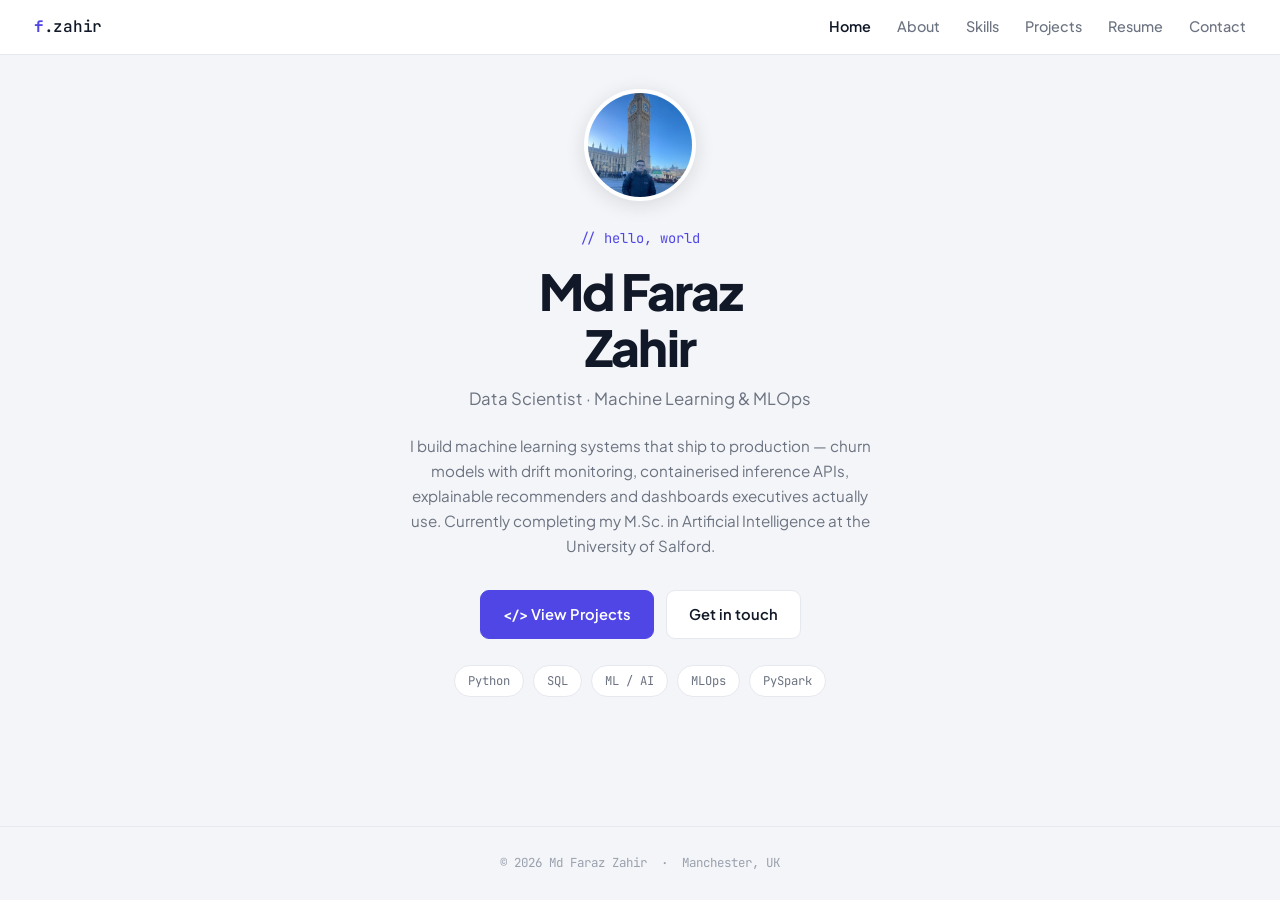
<file: index.html>
<!DOCTYPE html>
<html lang="en">
<head>
<meta charset="UTF-8">
<meta name="viewport" content="width=device-width,initial-scale=1">
<title>Md Faraz Zahir — Data Scientist</title>
<meta name="description" content="Data Scientist specialising in Machine Learning and MLOps. Manchester, UK.">
<link rel="stylesheet" href="style.css">
</head>
<body>

<nav>
  <a href="index.html" class="logo"><b>f</b>.zahir</a>
  <div class="navlinks">
    <a href="index.html" class="active">Home</a>
    <a href="about.html">About</a>
    <a href="skills.html">Skills</a>
    <a href="projects.html">Projects</a>
    <a href="resume.html">Resume</a>
    <a href="contact.html">Contact</a>
  </div>
</nav>

<main class="hero">
  <img src="faraz_zahir_v5.jpeg" alt="Md Faraz Zahir" class="avatar">
  

  <p class="hello">// hello, world</p>
  <h1>Md Faraz<br>Zahir</h1>
  <p class="role">Data Scientist · Machine Learning &amp; MLOps</p>

  <p class="bio">
    I build machine learning systems that ship to production — churn models with
    drift monitoring, containerised inference APIs, explainable recommenders and
    dashboards executives actually use. Currently completing my M.Sc. in Artificial
    Intelligence at the University of Salford.
  </p>

  <div class="cta">
    <a href="projects.html" class="btn primary">&lt;/&gt; View Projects</a>
    <a href="contact.html" class="btn">Get in touch</a>
  </div>

  <div class="pills">
    <span class="pill">Python</span>
    <span class="pill">SQL</span>
    <span class="pill">ML / AI</span>
    <span class="pill">MLOps</span>
    <span class="pill">PySpark</span>
  </div>
</main>

<footer>© 2026 Md Faraz Zahir &nbsp;·&nbsp; Manchester, UK</footer>
</body>
</html>
</file>
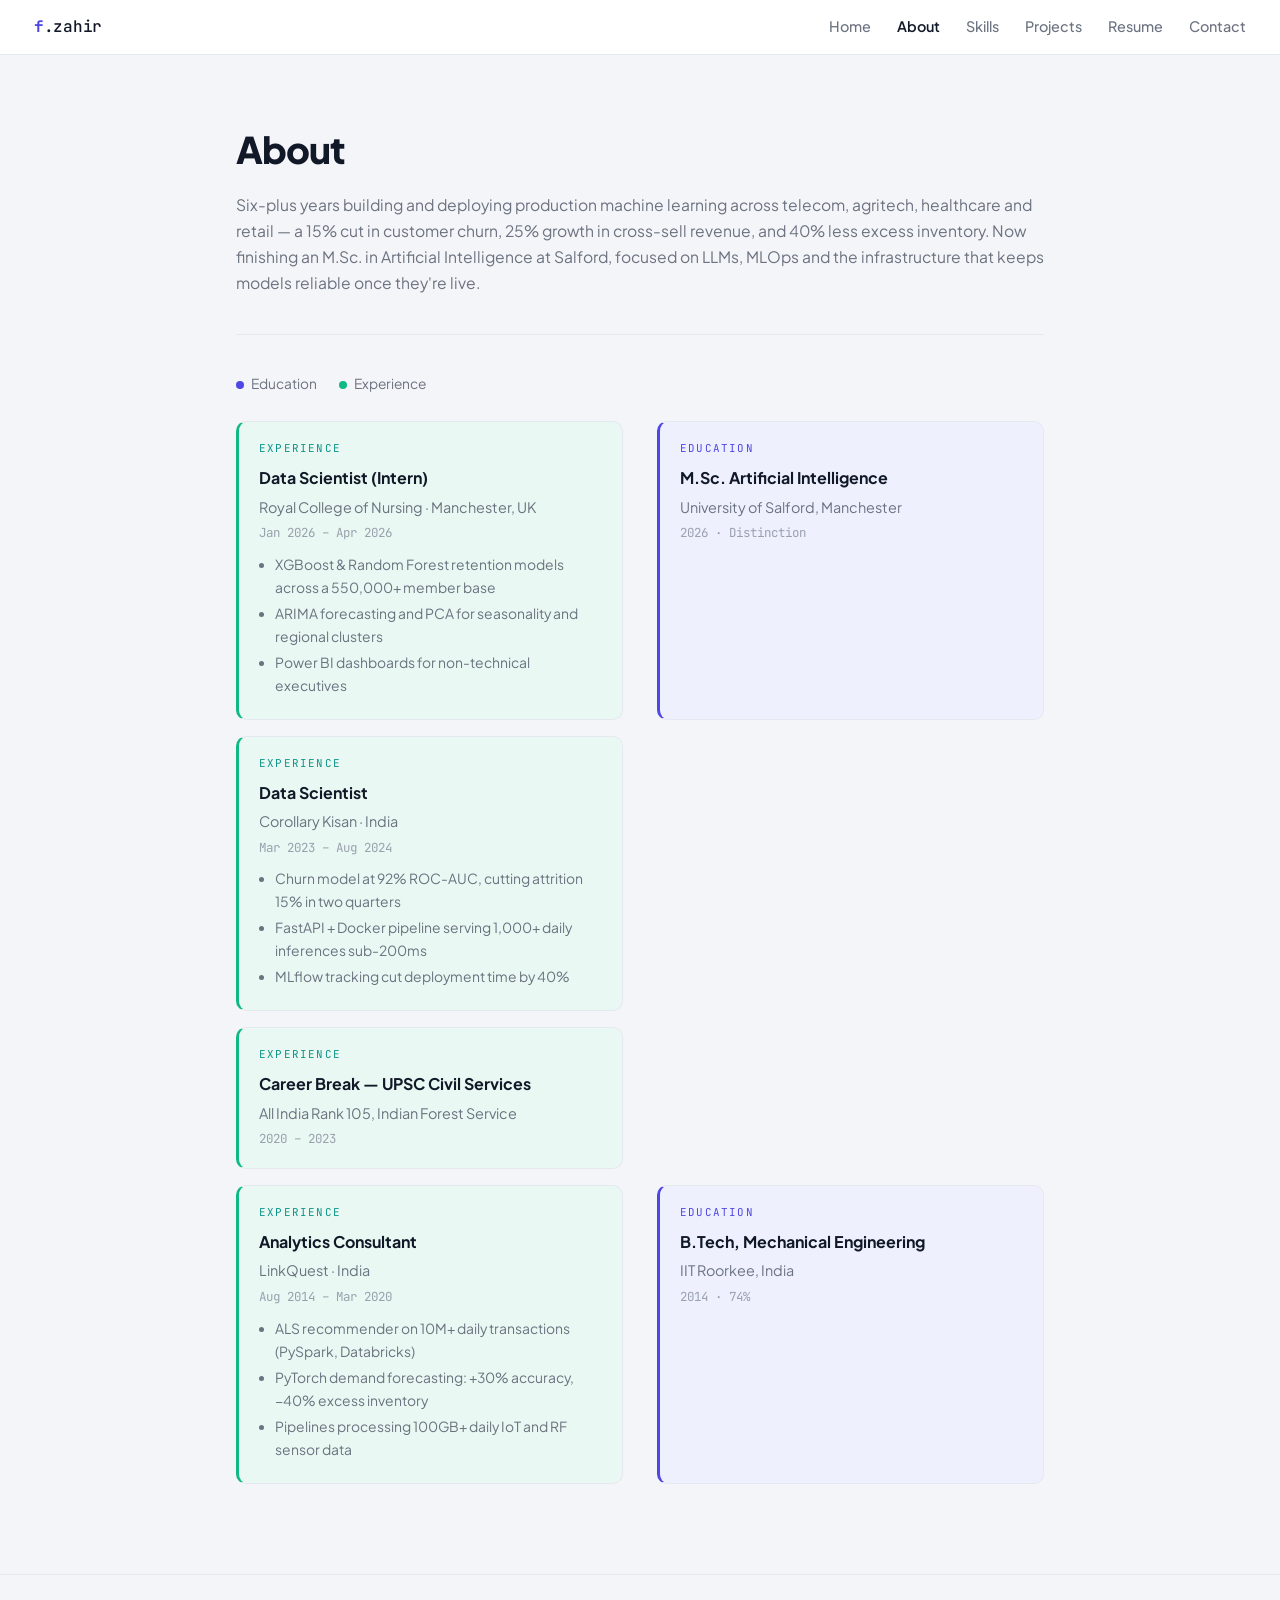
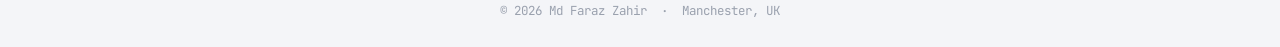
<file: about.html>
<!DOCTYPE html>
<html lang="en">
<head>
<meta charset="UTF-8">
<meta name="viewport" content="width=device-width,initial-scale=1">
<title>About — Md Faraz Zahir</title>
<link rel="stylesheet" href="style.css">
</head>
<body>

<nav>
  <a href="index.html" class="logo"><b>f</b>.zahir</a>
  <div class="navlinks">
    <a href="index.html">Home</a>
    <a href="about.html" class="active">About</a>
    <a href="skills.html">Skills</a>
    <a href="projects.html">Projects</a>
    <a href="resume.html">Resume</a>
    <a href="contact.html">Contact</a>
  </div>
</nav>

<main>
  <h1 class="page-title">About</h1>
  <p class="lede">
    Six-plus years building and deploying production machine learning across telecom,
    agritech, healthcare and retail — a 15% cut in customer churn, 25% growth in
    cross-sell revenue, and 40% less excess inventory. Now finishing an M.Sc. in
    Artificial Intelligence at Salford, focused on LLMs, MLOps and the infrastructure
    that keeps models reliable once they're live.
  </p>

  <hr class="rule">

  <div class="legend">
    <span><i class="dot-edu"></i>Education</span>
    <span><i class="dot-exp"></i>Experience</span>
  </div>

  <div class="timeline">

    <div class="tl exp left">
      <span class="tag">Experience</span>
      <h3>Data Scientist (Intern)</h3>
      <p class="org">Royal College of Nursing · Manchester, UK</p>
      <p class="when">Jan 2026 – Apr 2026</p>
      <ul>
        <li>XGBoost &amp; Random Forest retention models across a 550,000+ member base</li>
        <li>ARIMA forecasting and PCA for seasonality and regional clusters</li>
        <li>Power BI dashboards for non-technical executives</li>
      </ul>
    </div>

    <div class="tl right">
      <span class="tag">Education</span>
      <h3>M.Sc. Artificial Intelligence</h3>
      <p class="org">University of Salford, Manchester</p>
      <p class="when">2026 · Distinction</p>
    </div>

    <div class="tl exp left">
      <span class="tag">Experience</span>
      <h3>Data Scientist</h3>
      <p class="org">Corollary Kisan · India</p>
      <p class="when">Mar 2023 – Aug 2024</p>
      <ul>
        <li>Churn model at 92% ROC-AUC, cutting attrition 15% in two quarters</li>
        <li>FastAPI + Docker pipeline serving 1,000+ daily inferences sub-200ms</li>
        <li>MLflow tracking cut deployment time by 40%</li>
      </ul>
    </div>

    <div class="tl exp left">
      <span class="tag">Experience</span>
      <h3>Career Break — UPSC Civil Services</h3>
      <p class="org">All India Rank 105, Indian Forest Service</p>
      <p class="when">2020 – 2023</p>
    </div>

    <div class="tl exp left">
      <span class="tag">Experience</span>
      <h3>Analytics Consultant</h3>
      <p class="org">LinkQuest · India</p>
      <p class="when">Aug 2014 – Mar 2020</p>
      <ul>
        <li>ALS recommender on 10M+ daily transactions (PySpark, Databricks)</li>
        <li>PyTorch demand forecasting: +30% accuracy, −40% excess inventory</li>
        <li>Pipelines processing 100GB+ daily IoT and RF sensor data</li>
      </ul>
    </div>

    <div class="tl right">
      <span class="tag">Education</span>
      <h3>B.Tech, Mechanical Engineering</h3>
      <p class="org">IIT Roorkee, India</p>
      <p class="when">2014 · 74%</p>
    </div>

  </div>
</main>

<footer>© 2026 Md Faraz Zahir &nbsp;·&nbsp; Manchester, UK</footer>
</body>
</html>
</file>
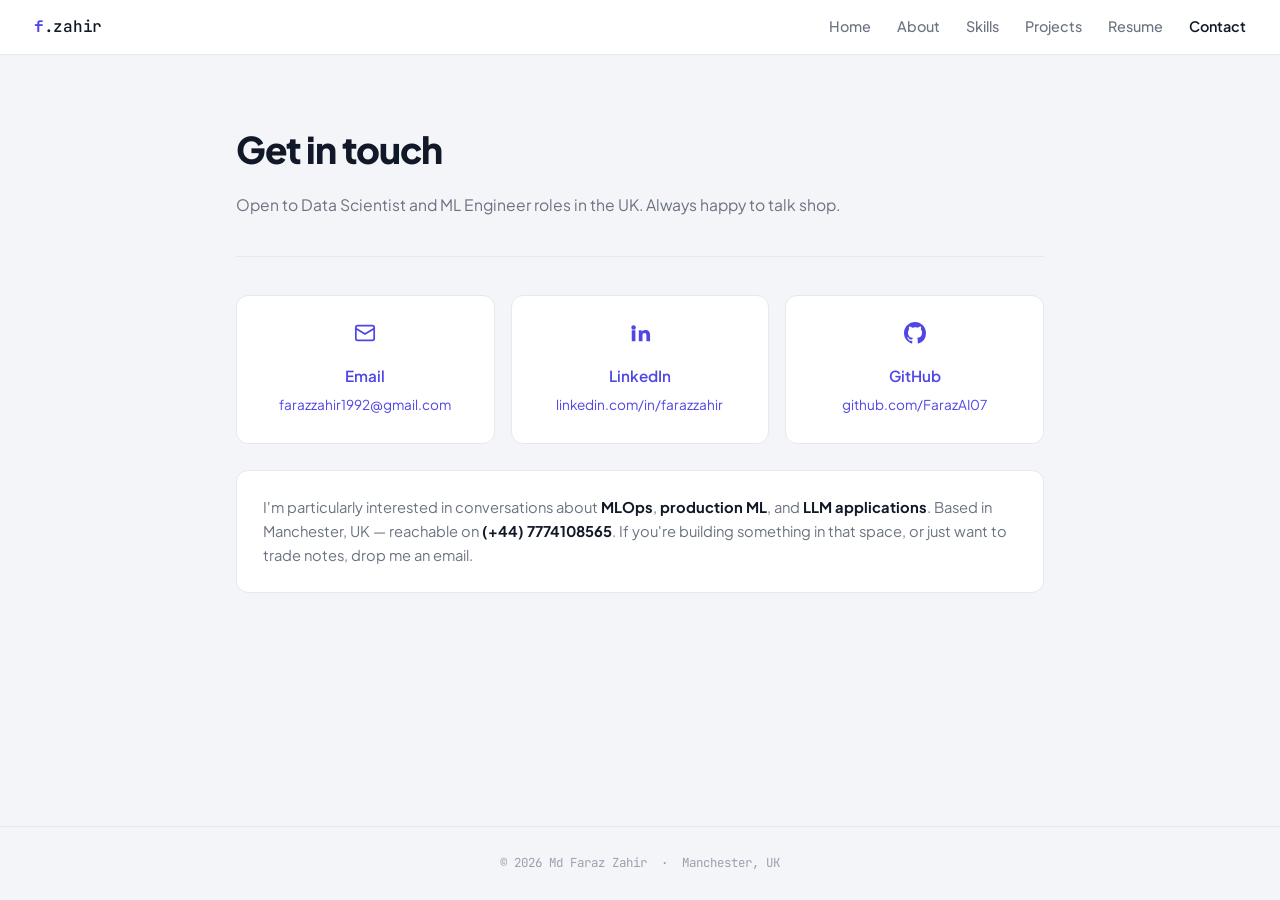
<file: contact.html>
<!DOCTYPE html>
<html lang="en">
<head>
<meta charset="UTF-8">
<meta name="viewport" content="width=device-width,initial-scale=1">
<title>Contact — Md Faraz Zahir</title>
<link rel="stylesheet" href="style.css">
</head>
<body>

<nav>
  <a href="index.html" class="logo"><b>f</b>.zahir</a>
  <div class="navlinks">
    <a href="index.html">Home</a>
    <a href="about.html">About</a>
    <a href="skills.html">Skills</a>
    <a href="projects.html">Projects</a>
    <a href="resume.html">Resume</a>
    <a href="contact.html" class="active">Contact</a>
  </div>
</nav>

<main>
  <h1 class="page-title">Get in touch</h1>
  <p class="lede">Open to Data Scientist and ML Engineer roles in the UK. Always happy to talk shop.</p>
  <hr class="rule">

  <div class="cgrid">

    <a class="ccard" href="mailto:farazzahir1992@gmail.com">
      <svg viewBox="0 0 24 24"><rect x="2" y="4" width="20" height="16" rx="2"/><path d="m2 7 10 6 10-6"/></svg>
      <h3>Email</h3>
      <p>farazzahir1992@gmail.com</p>
    </a>

    <a class="ccard" href="https://www.linkedin.com/in/farazzahir/" target="_blank" rel="noopener">
      <svg class="filled" viewBox="0 0 24 24"><path d="M4.98 3.5a2.5 2.5 0 1 1 0 5 2.5 2.5 0 0 1 0-5ZM3 9h4v12H3V9Zm7 0h3.8v1.7h.05c.53-.95 1.83-1.95 3.77-1.95C21.6 8.75 23 11 23 14.5V21h-4v-5.8c0-1.4-.03-3.2-2-3.2-2 0-2.3 1.5-2.3 3.1V21h-4V9Z"/></svg>
      <h3>LinkedIn</h3>
      <p>linkedin.com/in/farazzahir</p>
    </a>

    <a class="ccard" href="https://github.com/FarazAI07" target="_blank" rel="noopener">
      <svg class="filled" viewBox="0 0 16 16"><path d="M8 0C3.58 0 0 3.58 0 8c0 3.54 2.29 6.53 5.47 7.59.4.07.55-.17.55-.38 0-.19-.01-.82-.01-1.49-2.01.37-2.53-.49-2.69-.94-.09-.23-.48-.94-.82-1.13-.28-.15-.68-.52-.01-.53.63-.01 1.08.58 1.23.82.72 1.21 1.87.87 2.33.66.07-.52.28-.87.51-1.07-1.78-.2-3.64-.89-3.64-3.95 0-.87.31-1.59.82-2.15-.08-.2-.36-1.02.08-2.12 0 0 .67-.21 2.2.82a7.4 7.4 0 0 1 2-.27c.68 0 1.36.09 2 .27 1.53-1.04 2.2-.82 2.2-.82.44 1.1.16 1.92.08 2.12.51.56.82 1.27.82 2.15 0 3.07-1.87 3.75-3.65 3.95.29.25.54.73.54 1.48 0 1.07-.01 1.93-.01 2.2 0 .21.15.46.55.38A8.01 8.01 0 0 0 16 8c0-4.42-3.58-8-8-8Z"/></svg>
      <h3>GitHub</h3>
      <p>github.com/FarazAI07</p>
    </a>

  </div>

  <div class="note">
    I'm particularly interested in conversations about <b>MLOps</b>, <b>production ML</b>,
    and <b>LLM applications</b>. Based in Manchester, UK — reachable on
    <b>(+44) 7774108565</b>. If you're building something in that space, or just want
    to trade notes, drop me an email.
  </div>
</main>

<footer>© 2026 Md Faraz Zahir &nbsp;·&nbsp; Manchester, UK</footer>
</body>
</html>
</file>
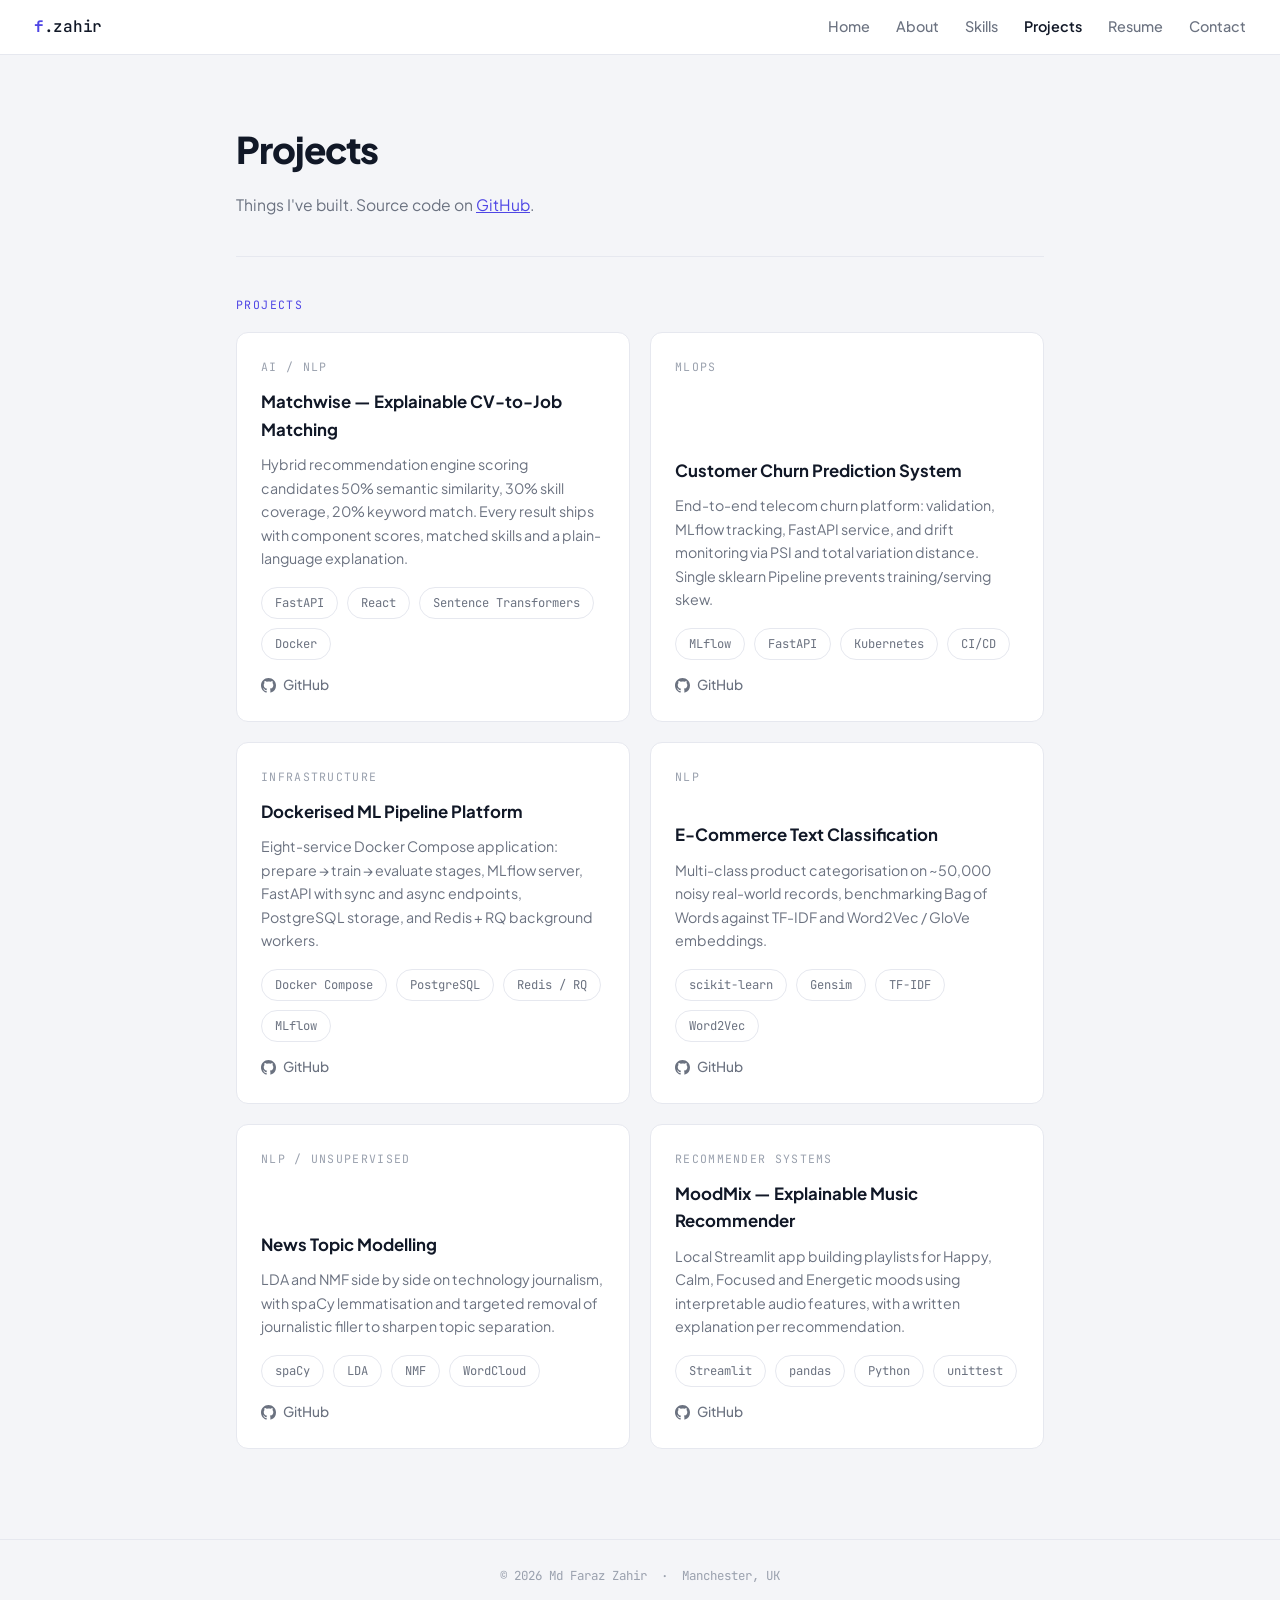
<file: projects.html>
<!DOCTYPE html>
<html lang="en">
<head>
<meta charset="UTF-8">
<meta name="viewport" content="width=device-width,initial-scale=1">
<title>Projects — Md Faraz Zahir</title>
<link rel="stylesheet" href="style.css">
</head>
<body>

<nav>
  <a href="index.html" class="logo"><b>f</b>.zahir</a>
  <div class="navlinks">
    <a href="index.html">Home</a>
    <a href="about.html">About</a>
    <a href="skills.html">Skills</a>
    <a href="projects.html" class="active">Projects</a>
    <a href="resume.html">Resume</a>
    <a href="contact.html">Contact</a>
  </div>
</nav>

<main>
  <h1 class="page-title">Projects</h1>
  <p class="lede">Things I've built. Source code on
    <a href="https://github.com/FarazAI07" style="color:var(--indigo)">GitHub</a>.</p>
  <hr class="rule">

  <p class="eyebrow">Projects</p>

  <div class="projgrid">

    <div class="pcard">
      <p class="cat">AI / NLP</p>
      <h3>Matchwise — Explainable CV-to-Job Matching</h3>
      <p>Hybrid recommendation engine scoring candidates 50% semantic similarity,
         30% skill coverage, 20% keyword match. Every result ships with component
         scores, matched skills and a plain-language explanation.</p>
      <div class="pills">
        <span class="pill">FastAPI</span><span class="pill">React</span>
        <span class="pill">Sentence Transformers</span><span class="pill">Docker</span>
      </div>
      <a class="ghlink" href="https://github.com/FarazAI07/Job_Recommendation">
        <svg viewBox="0 0 16 16"><path d="M8 0C3.58 0 0 3.58 0 8c0 3.54 2.29 6.53 5.47 7.59.4.07.55-.17.55-.38 0-.19-.01-.82-.01-1.49-2.01.37-2.53-.49-2.69-.94-.09-.23-.48-.94-.82-1.13-.28-.15-.68-.52-.01-.53.63-.01 1.08.58 1.23.82.72 1.21 1.87.87 2.33.66.07-.52.28-.87.51-1.07-1.78-.2-3.64-.89-3.64-3.95 0-.87.31-1.59.82-2.15-.08-.2-.36-1.02.08-2.12 0 0 .67-.21 2.2.82a7.4 7.4 0 0 1 2-.27c.68 0 1.36.09 2 .27 1.53-1.04 2.2-.82 2.2-.82.44 1.1.16 1.92.08 2.12.51.56.82 1.27.82 2.15 0 3.07-1.87 3.75-3.65 3.95.29.25.54.73.54 1.48 0 1.07-.01 1.93-.01 2.2 0 .21.15.46.55.38A8.01 8.01 0 0 0 16 8c0-4.42-3.58-8-8-8Z"/></svg>
        GitHub
      </a>
    </div>

    <div class="pcard">
      <p class="cat">MLOps</p>
      <h3>Customer Churn Prediction System</h3>
      <p>End-to-end telecom churn platform: validation, MLflow tracking, FastAPI
         service, and drift monitoring via PSI and total variation distance. Single
         sklearn Pipeline prevents training/serving skew.</p>
      <div class="pills">
        <span class="pill">MLflow</span><span class="pill">FastAPI</span>
        <span class="pill">Kubernetes</span><span class="pill">CI/CD</span>
      </div>
      <a class="ghlink" href="https://github.com/FarazAI07/Churn_Prediction_">
        <svg viewBox="0 0 16 16"><path d="M8 0C3.58 0 0 3.58 0 8c0 3.54 2.29 6.53 5.47 7.59.4.07.55-.17.55-.38 0-.19-.01-.82-.01-1.49-2.01.37-2.53-.49-2.69-.94-.09-.23-.48-.94-.82-1.13-.28-.15-.68-.52-.01-.53.63-.01 1.08.58 1.23.82.72 1.21 1.87.87 2.33.66.07-.52.28-.87.51-1.07-1.78-.2-3.64-.89-3.64-3.95 0-.87.31-1.59.82-2.15-.08-.2-.36-1.02.08-2.12 0 0 .67-.21 2.2.82a7.4 7.4 0 0 1 2-.27c.68 0 1.36.09 2 .27 1.53-1.04 2.2-.82 2.2-.82.44 1.1.16 1.92.08 2.12.51.56.82 1.27.82 2.15 0 3.07-1.87 3.75-3.65 3.95.29.25.54.73.54 1.48 0 1.07-.01 1.93-.01 2.2 0 .21.15.46.55.38A8.01 8.01 0 0 0 16 8c0-4.42-3.58-8-8-8Z"/></svg>
        GitHub
      </a>
    </div>

    <div class="pcard">
      <p class="cat">Infrastructure</p>
      <h3>Dockerised ML Pipeline Platform</h3>
      <p>Eight-service Docker Compose application: prepare → train → evaluate stages,
         MLflow server, FastAPI with sync and async endpoints, PostgreSQL storage,
         and Redis + RQ background workers.</p>
      <div class="pills">
        <span class="pill">Docker Compose</span><span class="pill">PostgreSQL</span>
        <span class="pill">Redis / RQ</span><span class="pill">MLflow</span>
      </div>
      <a class="ghlink" href="https://github.com/FarazAI07/compose-ml-pipeline">
        <svg viewBox="0 0 16 16"><path d="M8 0C3.58 0 0 3.58 0 8c0 3.54 2.29 6.53 5.47 7.59.4.07.55-.17.55-.38 0-.19-.01-.82-.01-1.49-2.01.37-2.53-.49-2.69-.94-.09-.23-.48-.94-.82-1.13-.28-.15-.68-.52-.01-.53.63-.01 1.08.58 1.23.82.72 1.21 1.87.87 2.33.66.07-.52.28-.87.51-1.07-1.78-.2-3.64-.89-3.64-3.95 0-.87.31-1.59.82-2.15-.08-.2-.36-1.02.08-2.12 0 0 .67-.21 2.2.82a7.4 7.4 0 0 1 2-.27c.68 0 1.36.09 2 .27 1.53-1.04 2.2-.82 2.2-.82.44 1.1.16 1.92.08 2.12.51.56.82 1.27.82 2.15 0 3.07-1.87 3.75-3.65 3.95.29.25.54.73.54 1.48 0 1.07-.01 1.93-.01 2.2 0 .21.15.46.55.38A8.01 8.01 0 0 0 16 8c0-4.42-3.58-8-8-8Z"/></svg>
        GitHub
      </a>
    </div>

    <div class="pcard">
      <p class="cat">NLP</p>
      <h3>E-Commerce Text Classification</h3>
      <p>Multi-class product categorisation on ~50,000 noisy real-world records,
         benchmarking Bag of Words against TF-IDF and Word2Vec / GloVe embeddings.</p>
      <div class="pills">
        <span class="pill">scikit-learn</span><span class="pill">Gensim</span>
        <span class="pill">TF-IDF</span><span class="pill">Word2Vec</span>
      </div>
      <a class="ghlink" href="https://github.com/FarazAI07/NLP-Text-Classification">
        <svg viewBox="0 0 16 16"><path d="M8 0C3.58 0 0 3.58 0 8c0 3.54 2.29 6.53 5.47 7.59.4.07.55-.17.55-.38 0-.19-.01-.82-.01-1.49-2.01.37-2.53-.49-2.69-.94-.09-.23-.48-.94-.82-1.13-.28-.15-.68-.52-.01-.53.63-.01 1.08.58 1.23.82.72 1.21 1.87.87 2.33.66.07-.52.28-.87.51-1.07-1.78-.2-3.64-.89-3.64-3.95 0-.87.31-1.59.82-2.15-.08-.2-.36-1.02.08-2.12 0 0 .67-.21 2.2.82a7.4 7.4 0 0 1 2-.27c.68 0 1.36.09 2 .27 1.53-1.04 2.2-.82 2.2-.82.44 1.1.16 1.92.08 2.12.51.56.82 1.27.82 2.15 0 3.07-1.87 3.75-3.65 3.95.29.25.54.73.54 1.48 0 1.07-.01 1.93-.01 2.2 0 .21.15.46.55.38A8.01 8.01 0 0 0 16 8c0-4.42-3.58-8-8-8Z"/></svg>
        GitHub
      </a>
    </div>

    <div class="pcard">
      <p class="cat">NLP / Unsupervised</p>
      <h3>News Topic Modelling</h3>
      <p>LDA and NMF side by side on technology journalism, with spaCy lemmatisation
         and targeted removal of journalistic filler to sharpen topic separation.</p>
      <div class="pills">
        <span class="pill">spaCy</span><span class="pill">LDA</span>
        <span class="pill">NMF</span><span class="pill">WordCloud</span>
      </div>
      <a class="ghlink" href="https://github.com/FarazAI07/News-Analysis">
        <svg viewBox="0 0 16 16"><path d="M8 0C3.58 0 0 3.58 0 8c0 3.54 2.29 6.53 5.47 7.59.4.07.55-.17.55-.38 0-.19-.01-.82-.01-1.49-2.01.37-2.53-.49-2.69-.94-.09-.23-.48-.94-.82-1.13-.28-.15-.68-.52-.01-.53.63-.01 1.08.58 1.23.82.72 1.21 1.87.87 2.33.66.07-.52.28-.87.51-1.07-1.78-.2-3.64-.89-3.64-3.95 0-.87.31-1.59.82-2.15-.08-.2-.36-1.02.08-2.12 0 0 .67-.21 2.2.82a7.4 7.4 0 0 1 2-.27c.68 0 1.36.09 2 .27 1.53-1.04 2.2-.82 2.2-.82.44 1.1.16 1.92.08 2.12.51.56.82 1.27.82 2.15 0 3.07-1.87 3.75-3.65 3.95.29.25.54.73.54 1.48 0 1.07-.01 1.93-.01 2.2 0 .21.15.46.55.38A8.01 8.01 0 0 0 16 8c0-4.42-3.58-8-8-8Z"/></svg>
        GitHub
      </a>
    </div>

    <div class="pcard">
      <p class="cat">Recommender Systems</p>
      <h3>MoodMix — Explainable Music Recommender</h3>
      <p>Local Streamlit app building playlists for Happy, Calm, Focused and Energetic
         moods using interpretable audio features, with a written explanation per
         recommendation.</p>
      <div class="pills">
        <span class="pill">Streamlit</span><span class="pill">pandas</span>
        <span class="pill">Python</span><span class="pill">unittest</span>
      </div>
      <a class="ghlink" href="https://github.com/FarazAI07/Music_Recommendation">
        <svg viewBox="0 0 16 16"><path d="M8 0C3.58 0 0 3.58 0 8c0 3.54 2.29 6.53 5.47 7.59.4.07.55-.17.55-.38 0-.19-.01-.82-.01-1.49-2.01.37-2.53-.49-2.69-.94-.09-.23-.48-.94-.82-1.13-.28-.15-.68-.52-.01-.53.63-.01 1.08.58 1.23.82.72 1.21 1.87.87 2.33.66.07-.52.28-.87.51-1.07-1.78-.2-3.64-.89-3.64-3.95 0-.87.31-1.59.82-2.15-.08-.2-.36-1.02.08-2.12 0 0 .67-.21 2.2.82a7.4 7.4 0 0 1 2-.27c.68 0 1.36.09 2 .27 1.53-1.04 2.2-.82 2.2-.82.44 1.1.16 1.92.08 2.12.51.56.82 1.27.82 2.15 0 3.07-1.87 3.75-3.65 3.95.29.25.54.73.54 1.48 0 1.07-.01 1.93-.01 2.2 0 .21.15.46.55.38A8.01 8.01 0 0 0 16 8c0-4.42-3.58-8-8-8Z"/></svg>
        GitHub
      </a>
    </div>

  </div>
</main>

<footer>© 2026 Md Faraz Zahir &nbsp;·&nbsp; Manchester, UK</footer>
</body>
</html>
</file>
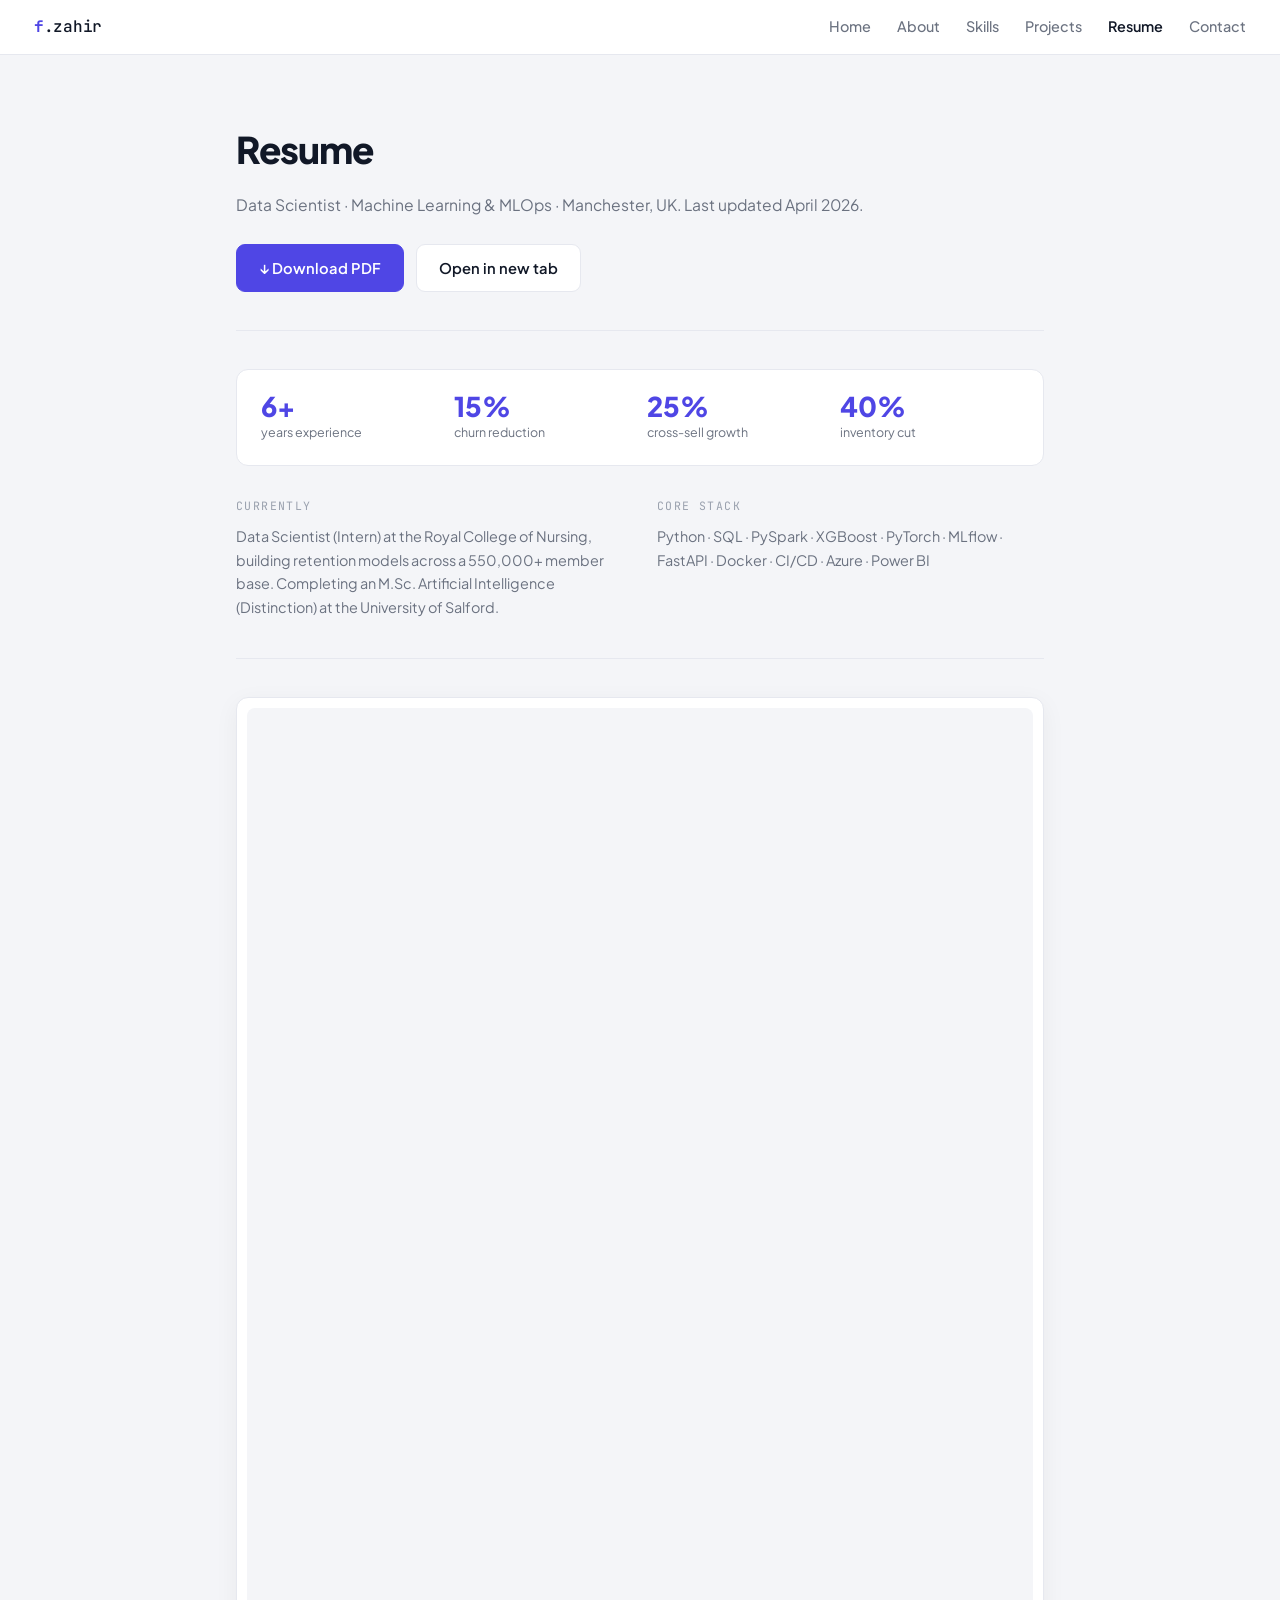
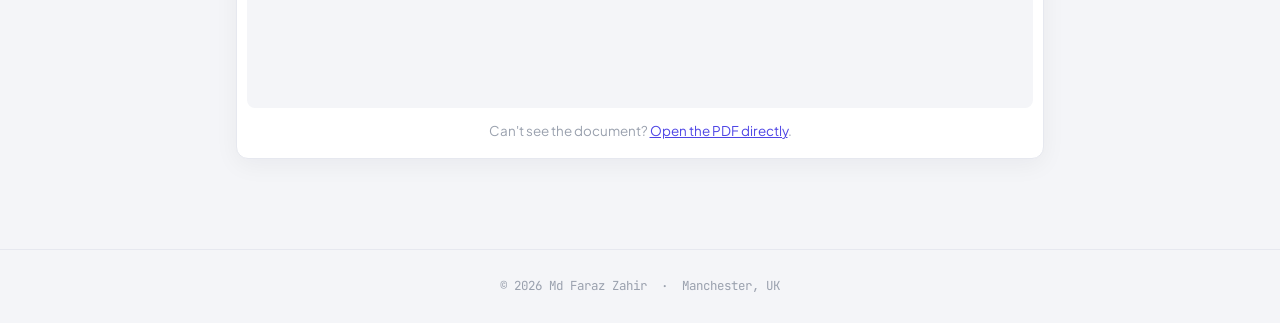
<file: resume.html>
<!DOCTYPE html>
<html lang="en">
<head>
<meta charset="UTF-8">
<meta name="viewport" content="width=device-width,initial-scale=1">
<title>Resume — Md Faraz Zahir</title>
<link rel="stylesheet" href="style.css">
</head>
<body>

<nav>
  <a href="index.html" class="logo"><b>f</b>.zahir</a>
  <div class="navlinks">
    <a href="index.html">Home</a>
    <a href="about.html">About</a>
    <a href="skills.html">Skills</a>
    <a href="projects.html">Projects</a>
    <a href="resume.html" class="active">Resume</a>
    <a href="contact.html">Contact</a>
  </div>
</nav>

<main>
  <h1 class="page-title">Resume</h1>
  <p class="lede">
    Data Scientist · Machine Learning &amp; MLOps · Manchester, UK.
    Last updated April 2026.
  </p>

  <div class="cta" style="justify-content:flex-start;margin:26px 0 0">
    <a class="btn primary" href="faraz_zahir_resume_v5.pdf" download>
      ↓ Download PDF
    </a>
    <a class="btn" href="faraz_zahir_resume_v5.pdf" target="_blank" rel="noopener">
      Open in new tab
    </a>
  </div>

  <hr class="rule">

  <!-- Quick-glance summary -->
  <div class="resume-strip">
    <div><strong>6+</strong><span>years experience</span></div>
    <div><strong>15%</strong><span>churn reduction</span></div>
    <div><strong>25%</strong><span>cross-sell growth</span></div>
    <div><strong>40%</strong><span>inventory cut</span></div>
  </div>

  <div class="resume-cols">
    <div>
      <p class="eyebrow grey">Currently</p>
      <p class="rtext">Data Scientist (Intern) at the Royal College of Nursing,
      building retention models across a 550,000+ member base. Completing an
      M.Sc. Artificial Intelligence (Distinction) at the University of Salford.</p>
    </div>
    <div>
      <p class="eyebrow grey">Core Stack</p>
      <p class="rtext">Python · SQL · PySpark · XGBoost · PyTorch · MLflow ·
      FastAPI · Docker · CI/CD · Azure · Power BI</p>
    </div>
  </div>

  <hr class="rule">

  <!-- Inline viewer -->
  <div class="pdfbox">
    <iframe src="faraz_zahir_resume_v5.pdf#view=FitH"
            title="Md Faraz Zahir resume"
            loading="lazy"></iframe>
    <p class="pdf-fallback">
      Can't see the document? <a href="faraz_zahir_resume_v5.pdf">Open the PDF directly</a>.
    </p>
  </div>
</main>

<footer>© 2026 Md Faraz Zahir &nbsp;·&nbsp; Manchester, UK</footer>
</body>
</html>
</file>
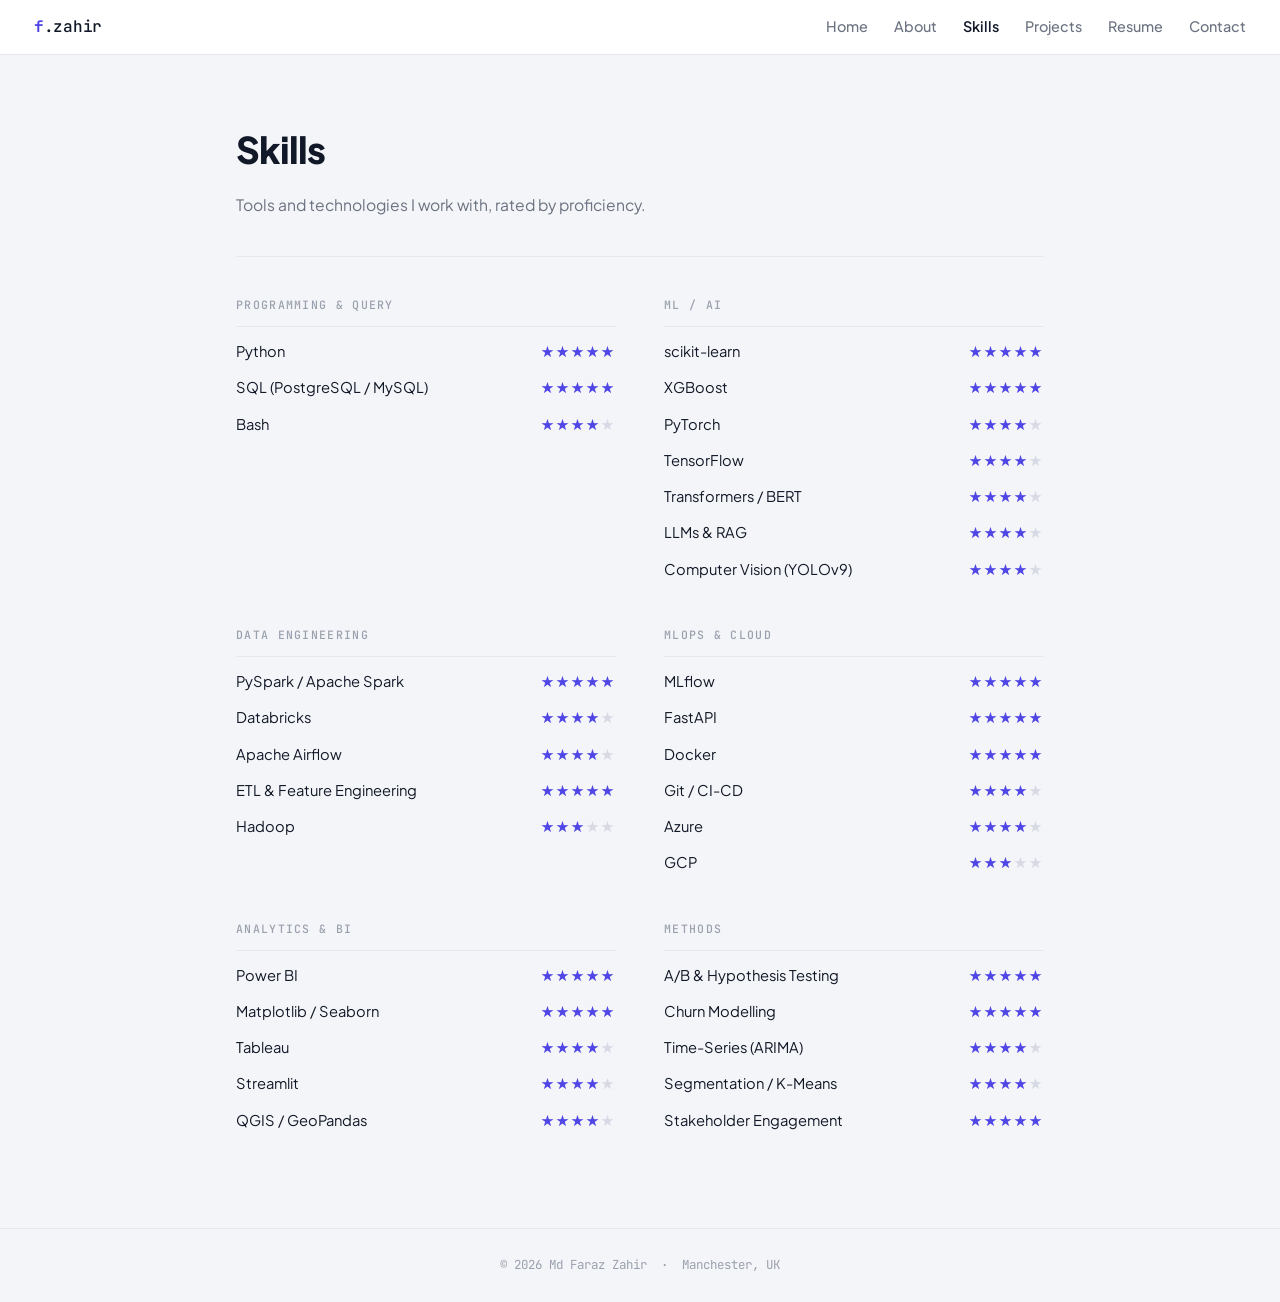
<file: skills.html>
<!DOCTYPE html>
<html lang="en">
<head>
<meta charset="UTF-8">
<meta name="viewport" content="width=device-width,initial-scale=1">
<title>Skills — Md Faraz Zahir</title>
<link rel="stylesheet" href="style.css">
</head>
<body>

<nav>
  <a href="index.html" class="logo"><b>f</b>.zahir</a>
  <div class="navlinks">
    <a href="index.html">Home</a>
    <a href="about.html">About</a>
    <a href="skills.html" class="active">Skills</a>
    <a href="projects.html">Projects</a>
    <a href="resume.html">Resume</a>
    <a href="contact.html">Contact</a>
  </div>
</nav>

<main>
  <h1 class="page-title">Skills</h1>
  <p class="lede">Tools and technologies I work with, rated by proficiency.</p>
  <hr class="rule">

  <div class="skillgrid">

    <div class="skillcat">
      <h4>Programming &amp; Query</h4>
      <div class="srow"><span>Python</span><span class="stars"><b>★★★★★</b></span></div>
      <div class="srow"><span>SQL (PostgreSQL / MySQL)</span><span class="stars"><b>★★★★★</b></span></div>
      <div class="srow"><span>Bash</span><span class="stars"><b>★★★★</b>★</span></div>
    </div>

    <div class="skillcat">
      <h4>ML / AI</h4>
      <div class="srow"><span>scikit-learn</span><span class="stars"><b>★★★★★</b></span></div>
      <div class="srow"><span>XGBoost</span><span class="stars"><b>★★★★★</b></span></div>
      <div class="srow"><span>PyTorch</span><span class="stars"><b>★★★★</b>★</span></div>
      <div class="srow"><span>TensorFlow</span><span class="stars"><b>★★★★</b>★</span></div>
      <div class="srow"><span>Transformers / BERT</span><span class="stars"><b>★★★★</b>★</span></div>
      <div class="srow"><span>LLMs &amp; RAG</span><span class="stars"><b>★★★★</b>★</span></div>
      <div class="srow"><span>Computer Vision (YOLOv9)</span><span class="stars"><b>★★★★</b>★</span></div>
    </div>

    <div class="skillcat">
      <h4>Data Engineering</h4>
      <div class="srow"><span>PySpark / Apache Spark</span><span class="stars"><b>★★★★★</b></span></div>
      <div class="srow"><span>Databricks</span><span class="stars"><b>★★★★</b>★</span></div>
      <div class="srow"><span>Apache Airflow</span><span class="stars"><b>★★★★</b>★</span></div>
      <div class="srow"><span>ETL &amp; Feature Engineering</span><span class="stars"><b>★★★★★</b></span></div>
      <div class="srow"><span>Hadoop</span><span class="stars"><b>★★★</b>★★</span></div>
    </div>

    <div class="skillcat">
      <h4>MLOps &amp; Cloud</h4>
      <div class="srow"><span>MLflow</span><span class="stars"><b>★★★★★</b></span></div>
      <div class="srow"><span>FastAPI</span><span class="stars"><b>★★★★★</b></span></div>
      <div class="srow"><span>Docker</span><span class="stars"><b>★★★★★</b></span></div>
      <div class="srow"><span>Git / CI-CD</span><span class="stars"><b>★★★★</b>★</span></div>
      <div class="srow"><span>Azure</span><span class="stars"><b>★★★★</b>★</span></div>
      <div class="srow"><span>GCP</span><span class="stars"><b>★★★</b>★★</span></div>
    </div>

    <div class="skillcat">
      <h4>Analytics &amp; BI</h4>
      <div class="srow"><span>Power BI</span><span class="stars"><b>★★★★★</b></span></div>
      <div class="srow"><span>Matplotlib / Seaborn</span><span class="stars"><b>★★★★★</b></span></div>
      <div class="srow"><span>Tableau</span><span class="stars"><b>★★★★</b>★</span></div>
      <div class="srow"><span>Streamlit</span><span class="stars"><b>★★★★</b>★</span></div>
      <div class="srow"><span>QGIS / GeoPandas</span><span class="stars"><b>★★★★</b>★</span></div>
    </div>

    <div class="skillcat">
      <h4>Methods</h4>
      <div class="srow"><span>A/B &amp; Hypothesis Testing</span><span class="stars"><b>★★★★★</b></span></div>
      <div class="srow"><span>Churn Modelling</span><span class="stars"><b>★★★★★</b></span></div>
      <div class="srow"><span>Time-Series (ARIMA)</span><span class="stars"><b>★★★★</b>★</span></div>
      <div class="srow"><span>Segmentation / K-Means</span><span class="stars"><b>★★★★</b>★</span></div>
      <div class="srow"><span>Stakeholder Engagement</span><span class="stars"><b>★★★★★</b></span></div>
    </div>

  </div>
</main>

<footer>© 2026 Md Faraz Zahir &nbsp;·&nbsp; Manchester, UK</footer>
</body>
</html>
</file>
<file: style.css>
@import url('https://fonts.googleapis.com/css2?family=Plus+Jakarta+Sans:wght@400;500;600;800&family=JetBrains+Mono:wght@400;500&display=swap');

:root{
  --bg:#f4f5f8; --card:#ffffff; --line:#e6e8ef;
  --ink:#111827; --muted:#6b7280; --soft:#9aa1ae;
  --indigo:#4f46e5; --indigo-soft:#eef0fe;
  --green:#10b981; --green-soft:#e9f8f2;
  --mono:'JetBrains Mono',ui-monospace,monospace;
  --w:860px;
}
*{margin:0;padding:0;box-sizing:border-box}
html{scroll-behavior:smooth}
body{
  font-family:'Plus Jakarta Sans',system-ui,sans-serif;
  background:var(--bg); color:var(--ink); line-height:1.65;
  min-height:100vh; display:flex; flex-direction:column;
  -webkit-font-smoothing:antialiased;
}
a{color:inherit}

/* ---------- NAV ---------- */
nav{
  position:sticky; top:0; z-index:50; background:#fff;
  border-bottom:1px solid var(--line);
  display:flex; justify-content:space-between; align-items:center;
  padding:14px 34px;
}
.logo{font-family:var(--mono); font-weight:500; font-size:1rem; text-decoration:none; letter-spacing:-.3px}
.logo b{color:var(--indigo)}
.navlinks{display:flex; gap:26px}
.navlinks a{
  text-decoration:none; color:var(--muted); font-size:.9rem;
  font-weight:500; transition:color .15s;
}
.navlinks a:hover{color:var(--ink)}
.navlinks a.active{color:var(--ink); font-weight:600}

/* ---------- LAYOUT ---------- */
main{flex:1; width:100%; max-width:var(--w); margin:0 auto; padding:64px 26px 90px}
.page-title{font-size:2.3rem; font-weight:800; letter-spacing:-1px}
.lede{color:var(--muted); margin-top:12px; font-size:.98rem}
hr.rule{border:0; border-top:1px solid var(--line); margin:38px 0}
.eyebrow{
  font-family:var(--mono); font-size:.72rem; letter-spacing:1.4px;
  text-transform:uppercase; color:var(--indigo); margin-bottom:18px;
}
.eyebrow.grey{color:var(--soft)}

/* ---------- HOME ---------- */
.hero{text-align:center; padding-top:34px}
.avatar{
  width:112px; height:112px; border-radius:50%; object-fit:cover;
  border:4px solid #fff; box-shadow:0 4px 20px rgba(17,24,39,.12);
  margin:0 auto 26px; display:block; background:var(--indigo-soft);
}
.avatar-fallback{
  width:112px;height:112px;border-radius:50%;margin:0 auto 26px;
  display:flex;align-items:center;justify-content:center;
  background:var(--indigo); color:#fff; font-size:2rem; font-weight:800;
  border:4px solid #fff; box-shadow:0 4px 20px rgba(17,24,39,.12);
}
.hello{font-family:var(--mono); color:var(--indigo); font-size:.86rem; margin-bottom:14px}
.hero h1{font-size:3.1rem; font-weight:800; line-height:1.12; letter-spacing:-1.8px}
.role{color:var(--muted); font-size:1.05rem; margin-top:10px}
.bio{color:var(--muted); max-width:480px; margin:20px auto 0; font-size:.95rem}
.cta{display:flex; gap:12px; justify-content:center; margin:32px 0 26px; flex-wrap:wrap}
.btn{
  display:inline-flex; align-items:center; gap:8px;
  padding:11px 22px; border-radius:9px; text-decoration:none;
  font-size:.92rem; font-weight:600; border:1px solid var(--line);
  background:#fff; transition:all .18s;
}
.btn:hover{border-color:#c9cddb; transform:translateY(-1px)}
.btn.primary{background:var(--indigo); border-color:var(--indigo); color:#fff}
.btn.primary:hover{background:#4338ca}
.pills{display:flex; gap:9px; justify-content:center; flex-wrap:wrap}
.pill{
  font-family:var(--mono); font-size:.76rem; color:var(--muted);
  background:#fff; border:1px solid var(--line);
  padding:5px 13px; border-radius:99px;
}

/* ---------- TIMELINE (About) ---------- */
.legend{display:flex; gap:22px; font-size:.86rem; color:var(--muted); margin-bottom:26px}
.legend i{width:8px;height:8px;border-radius:50%;display:inline-block;margin-right:7px}
.dot-edu{background:var(--indigo)} .dot-exp{background:var(--green)}
.timeline{display:grid; grid-template-columns:1fr 1fr; gap:16px 34px}
.tl{
  border-radius:10px; padding:18px 20px; border:1px solid var(--line);
  border-left:3px solid var(--indigo); background:var(--indigo-soft);
}
.tl.exp{border-left-color:var(--green); background:var(--green-soft)}
.tl.left{grid-column:1} .tl.right{grid-column:2}
.tl .tag{
  font-family:var(--mono); font-size:.68rem; letter-spacing:1.2px;
  text-transform:uppercase; color:var(--indigo); display:block; margin-bottom:7px;
}
.tl.exp .tag{color:#0d9488}
.tl h3{font-size:1rem; font-weight:700; margin-bottom:4px}
.tl .org{color:var(--muted); font-size:.9rem}
.tl .when{font-family:var(--mono); color:var(--soft); font-size:.78rem; margin-top:4px}
.tl ul{margin:10px 0 0 16px; color:var(--muted); font-size:.87rem}
.tl li{margin-bottom:3px}

/* ---------- SKILLS ---------- */
.skillgrid{display:grid; grid-template-columns:1fr 1fr; gap:38px 48px}
.skillcat h4{
  font-family:var(--mono); font-size:.72rem; letter-spacing:1.3px;
  text-transform:uppercase; color:var(--soft); font-weight:500;
  padding-bottom:12px; border-bottom:1px solid var(--line); margin-bottom:6px;
}
.srow{display:flex; justify-content:space-between; align-items:center; padding:6px 0}
.srow span{font-size:.92rem}
.stars{letter-spacing:2px; font-size:.82rem; color:#d7dae4}
.stars b{color:var(--indigo); font-weight:400}

/* ---------- PROJECTS ---------- */
.projgrid{display:grid; grid-template-columns:1fr 1fr; gap:20px}
.pcard{
  background:#fff; border:1px solid var(--line); border-radius:12px;
  padding:24px; display:flex; flex-direction:column;
  transition:box-shadow .2s, transform .2s;
}
.pcard:hover{box-shadow:0 8px 26px rgba(17,24,39,.07); transform:translateY(-3px)}
.pcard .cat{
  font-family:var(--mono); font-size:.72rem; letter-spacing:1.3px;
  text-transform:uppercase; color:var(--soft); margin-bottom:12px;
}
.pcard h3{font-size:1.05rem; font-weight:700; margin-bottom:10px}
.pcard p{color:var(--muted); font-size:.89rem; flex:1}
.pcard .pills{justify-content:flex-start; margin:16px 0 14px}
.ghlink{
  display:inline-flex; align-items:center; gap:7px; text-decoration:none;
  color:var(--muted); font-size:.86rem; font-weight:500; transition:color .15s;
}
.ghlink:hover{color:var(--indigo)}
.ghlink svg{width:15px;height:15px;fill:currentColor}
.wip{opacity:.72; border-style:dashed}

/* ---------- CONTACT ---------- */
.cgrid{display:grid; grid-template-columns:repeat(3,1fr); gap:16px}
.ccard{
  background:#fff; border:1px solid var(--line); border-radius:12px;
  padding:26px 16px; text-align:center; text-decoration:none;
  transition:box-shadow .2s, transform .2s;
}
.ccard:hover{box-shadow:0 8px 26px rgba(17,24,39,.07); transform:translateY(-3px)}
.ccard svg{width:22px;height:22px;stroke:var(--indigo);fill:none;stroke-width:1.9;margin-bottom:12px}
.ccard svg.filled{fill:var(--indigo);stroke:none}
.ccard h3{font-size:.95rem; color:var(--indigo); font-weight:600; margin-bottom:6px}
.ccard p{font-size:.85rem; color:var(--indigo); word-break:break-word}
.note{
  background:#fff; border:1px solid var(--line); border-radius:12px;
  padding:24px 26px; margin-top:26px; color:var(--muted); font-size:.92rem;
}
.note b{color:var(--ink)}

/* ---------- FOOTER ---------- */
footer{
  border-top:1px solid var(--line); background:var(--bg);
  text-align:center; padding:26px 20px;
  font-family:var(--mono); font-size:.78rem; color:var(--soft);
}

/* ---------- RESPONSIVE ---------- */
@media(max-width:760px){
  nav{flex-direction:column; gap:12px; padding:14px 20px}
  .navlinks{gap:16px; flex-wrap:wrap; justify-content:center}
  .hero h1{font-size:2.1rem}
  .timeline,.skillgrid,.projgrid{grid-template-columns:1fr; gap:14px}
  .tl.left,.tl.right{grid-column:1}
  .cgrid{grid-template-columns:1fr}
  main{padding:44px 20px 70px}
}

/* ---------- RESUME ---------- */
.resume-strip{
  display:grid; grid-template-columns:repeat(4,1fr); gap:14px;
  background:#fff; border:1px solid var(--line); border-radius:12px;
  padding:22px 24px; margin-bottom:30px;
}
.resume-strip div{display:flex; flex-direction:column}
.resume-strip strong{font-size:1.7rem; color:var(--indigo); line-height:1.1; font-weight:800}
.resume-strip span{font-size:.78rem; color:var(--muted)}

.resume-cols{display:grid; grid-template-columns:1fr 1fr; gap:34px}
.resume-cols .eyebrow{margin-bottom:10px}
.rtext{color:var(--muted); font-size:.9rem}

.pdfbox{
  background:#fff; border:1px solid var(--line); border-radius:12px;
  padding:10px; box-shadow:0 6px 24px rgba(17,24,39,.05);
}
.pdfbox iframe{
  width:100%; height:1000px; border:0; border-radius:8px;
  background:var(--bg); display:block;
}
.pdf-fallback{
  text-align:center; font-size:.84rem; color:var(--soft);
  padding:12px 0 6px;
}
.pdf-fallback a{color:var(--indigo)}

@media(max-width:760px){
  .resume-strip{grid-template-columns:1fr 1fr; gap:18px}
  .resume-cols{grid-template-columns:1fr; gap:22px}
  .pdfbox iframe{height:520px}
}
</file>
